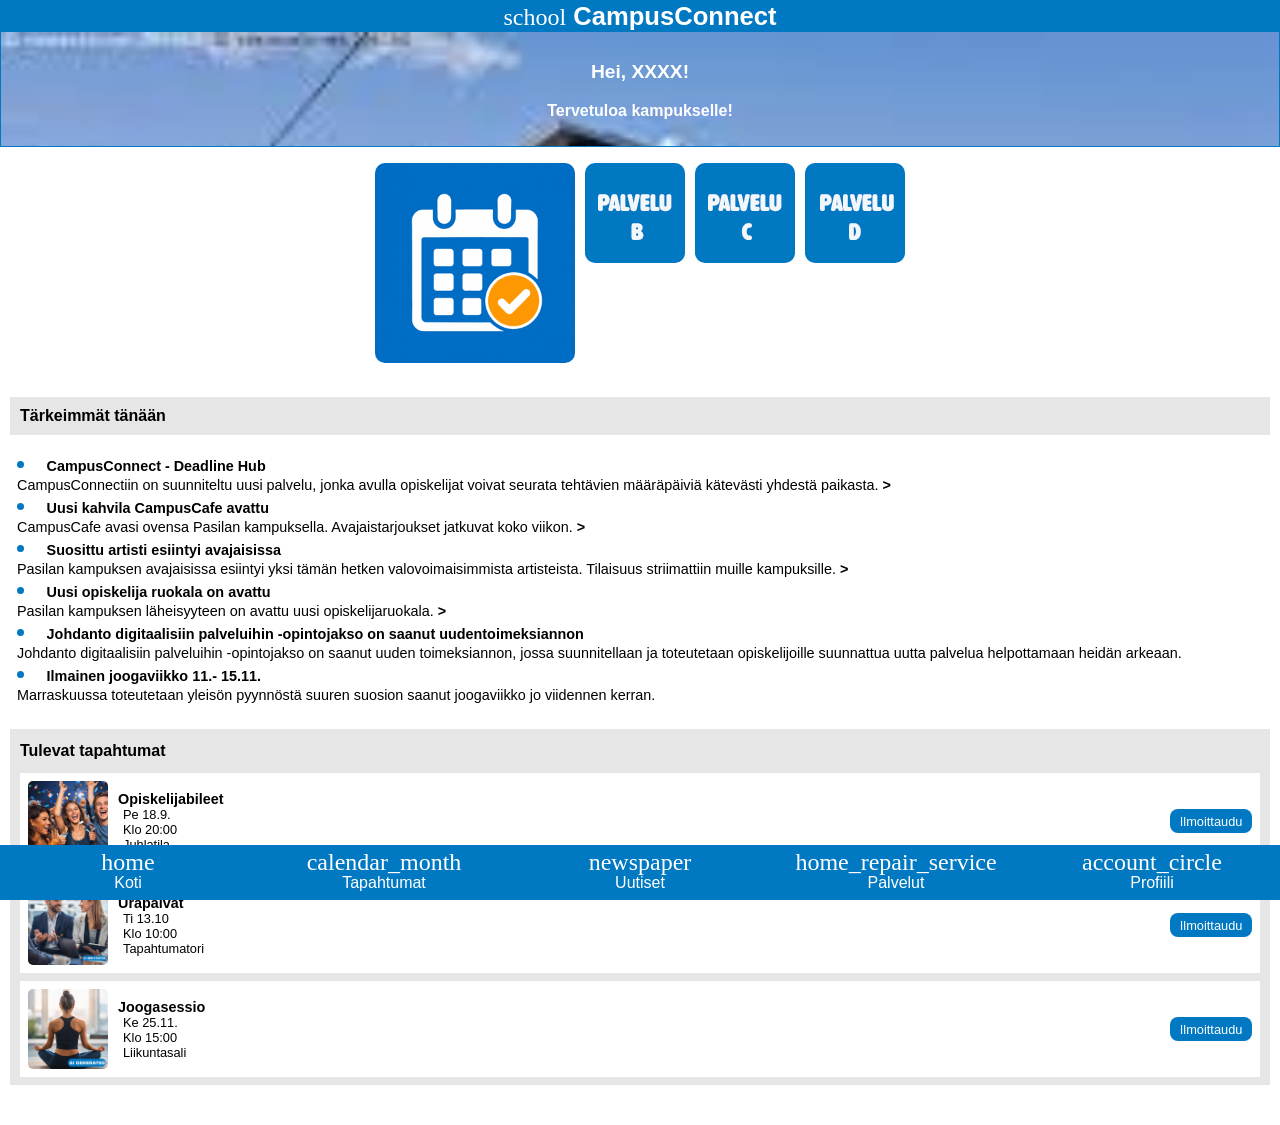
<file: index.html>
<!DOCTYPE html>
<html lang="fi">
<head>
  <meta charset="UTF-8">
  <meta http-equiv="refresh" content="0; url=CampusConnect%20-%20opiskelijoille/index.html">
  <title>CampusConnect</title>
</head>
<body>
  <a href="CampusConnect%20-%20opiskelijoille/index.html">Siirry CampusConnectiin</a>
</body>
</html>
</file>
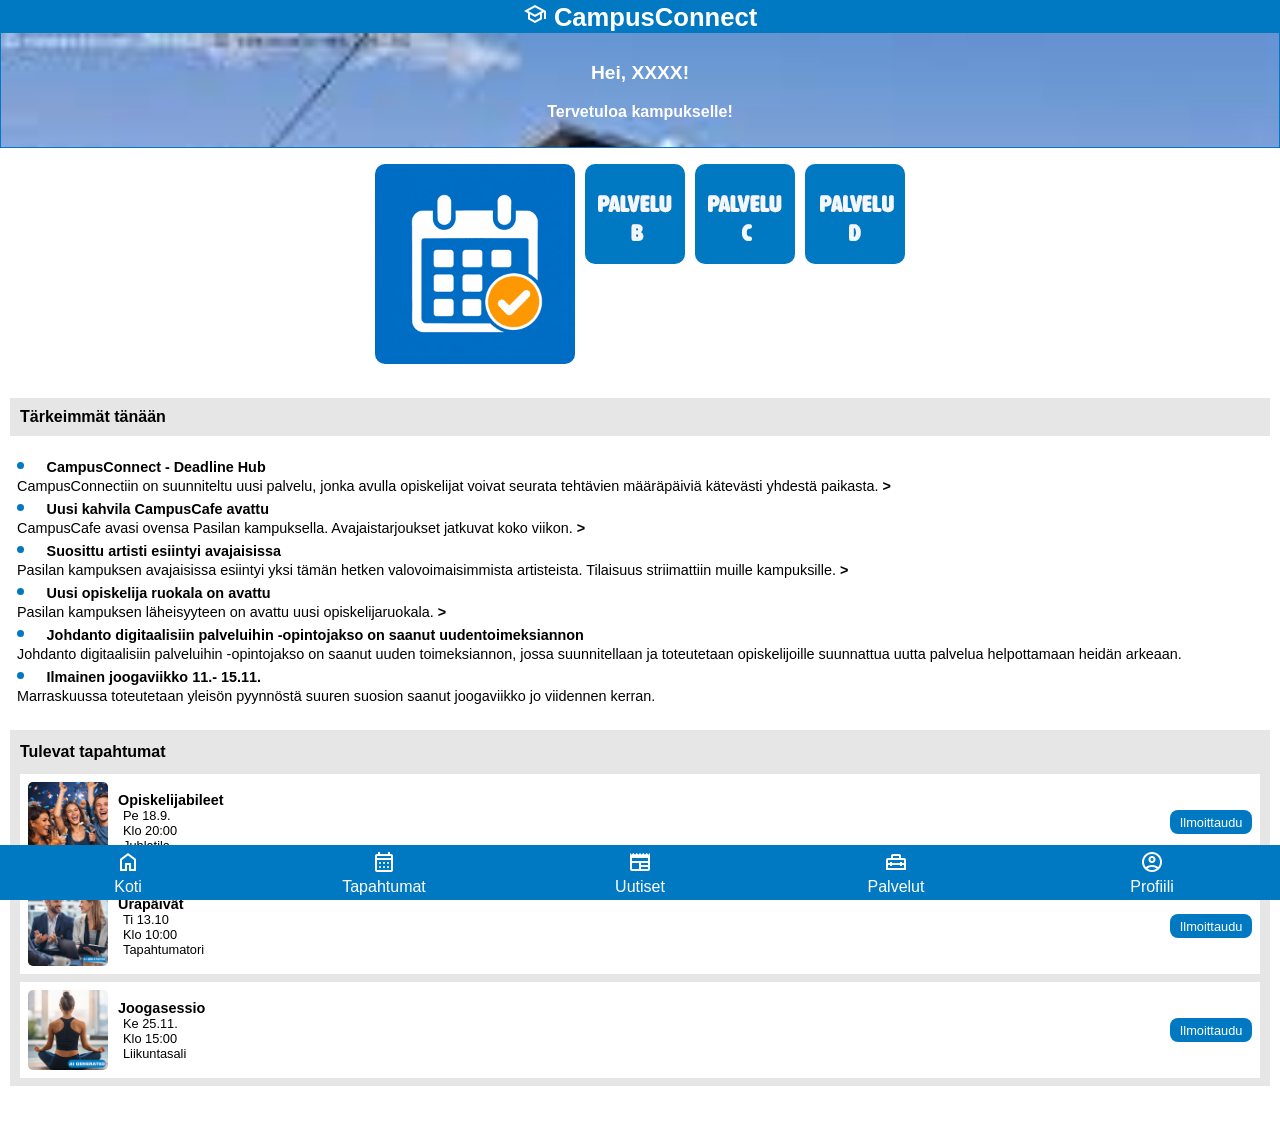
<file: CampusConnect - opiskelijoille/index.html>
<!DOCTYPE html>
<html lang="fi">
<head>

<title>CampusConnect</title>

<meta charset="UTF-8">
<meta name="viewport" content="width=device-width, initial-scale=1.0">
<meta name="author" content="Elina">

<link rel="manifest" href="manifest.json">

<meta name="theme-color" content="#0079C2">

<link href="style.css" rel="stylesheet" type="text/css">

<link
  rel="stylesheet"
  href="https://fonts.googleapis.com/css2?family=Material+Symbols+Outlined"
>

</head>
<body>

<header>    
  <h1><span class="material-symbols-outlined">school</span> CampusConnect</h1>

  <!-- ylätunnisteessa taustakuva ja tervetuloteksti -->
  <div class="welcome">
    <p class="hello">Hei, XXXX!</p>
    <p>Tervetuloa kampukselle!</p>
  </div>
</header>

<main>
  
  <!-- Pikapalvelut -->
  <!-- Liitä näihin kuvakkeet ja linkit. -->
  <section id="quick-services">    

    <!-- Palvelu A: Deadline Hub -->
    <a href="CampusConnect/omapalvelu/index.html" class="service-btn">
      <img src="CampusConnect/omapalvelu/kuvat/deadlinehublogo1.png" alt="CampusConnect Deadline Hub">
    </a>

    <a href="#" class="service-btn">
      <img src="palvelut/kuvat_palvelut/palvelu_B.png" alt="Palvelu B">
    </a>

    <a href="#" class="service-btn">
      <img src="palvelut/kuvat_palvelut/palvelu_C.png" alt="Palvelu C">
    </a>

    <a href="#" class="service-btn">
      <img src="palvelut/kuvat_palvelut/palvelu_D.png" alt="Palvelu D">
    </a>    

  </section>

  <!-- Dashboard: uutiset ja tapahtumat -->
  <section id="dashboard">

    <div id="news">

      <h2>Tärkeimmät tänään</h2>

      <ul>

        <!-- Deadline Hub -uutinen -->
        <li class="start">
          <a href="CampusConnect/uutinen/uutinen.html">
            <span>CampusConnect - Deadline Hub</span><br>
            CampusConnectiin on suunniteltu uusi palvelu, jonka avulla opiskelijat voivat seurata tehtävien määräpäiviä kätevästi yhdestä paikasta.
            <span>&gt;</span>
          </a>
        </li>

        <li class="start">
          <a href="uutiset/uutinen_campuscafe.html">
            <span>Uusi kahvila CampusCafe avattu</span><br>
            CampusCafe avasi ovensa Pasilan kampuksella. Avajaistarjoukset jatkuvat koko viikon.
            <span>&gt;</span>
          </a>
        </li>

        <li class="start">
          <a>
            <span>Suosittu artisti esiintyi avajaisissa</span><br>
            Pasilan kampuksen avajaisissa esiintyi yksi tämän hetken valovoimaisimmista artisteista.
            Tilaisuus striimattiin muille kampuksille.
            <span>&gt;</span>
          </a>
        </li>

        <li>
          <a href="">
            <span>Uusi opiskelija ruokala on avattu</span><br>
            Pasilan kampuksen läheisyyteen on avattu uusi opiskelijaruokala.
            <span>&gt;</span>
          </a>
        </li>

        <li>
          <span>
            Johdanto digitaalisiin palveluihin -opintojakso on saanut uudentoimeksiannon
          </span><br>
          Johdanto digitaalisiin palveluihin -opintojakso on saanut uuden toimeksiannon,
          jossa suunnitellaan ja toteutetaan opiskelijoille suunnattua uutta palvelua
          helpottamaan heidän arkeaan.
        </li>

        <li>
          <span>Ilmainen joogaviikko 11.- 15.11.</span><br>
          Marraskuussa toteutetaan yleisön pyynnöstä suuren suosion saanut joogaviikko
          jo viidennen kerran.
        </li>

      </ul>

    </div>

    <div id="events">

      <h2>Tulevat tapahtumat</h2>

      <!-- tapahtumakortit: kuva, otsikko, luettelossa tiedot, linkki ilmoittautumislomakkeeseen -->

      <div class="events-item">

        <img src="kuvat/juhlat_AI.png" alt="AI:illa tuotettu kuva juhlista">

        <div>
          <h3>Opiskelijabileet</h3>

          <ul>
            <li>Pe 18.9.</li>
            <li>Klo 20:00</li>
            <li>Juhlatila</li>
          </ul>
        </div>

        <!-- lomakkeet eivät ole vielä käytössä, joten niihin ei ole linkkejä -->
        <a class="btn-event">Ilmoittaudu</a>

      </div>


      <div class="events-item">

        <img src="kuvat/ura_AI.png" alt="AI:illa tuotettu kuva kahden ihmisen tapaamisesta">

        <div>
          <h3>Urapäivät</h3>

          <ul>
            <li>Ti 13.10</li>
            <li>Klo 10:00</li>
            <li>Tapahtumatori</li>
          </ul>
        </div>        

        <a class="btn-event">Ilmoittaudu</a>

      </div>


      <div class="events-item">  

        <img src="kuvat/jooga_AI.png" alt="AI:illa tuotettu kuva joogaavasta naisesta">

        <div>
          <h3>Joogasessio</h3>

          <ul>
            <li>Ke 25.11.</li>
            <li>Klo 15:00</li>
            <li>Liikuntasali</li>
          </ul>
        </div>        

        <a class="btn-event">Ilmoittaudu</a>

      </div>
    
    </div>

  </section>

</main>

<footer>

  <!-- linkit portaalin eri osiin -->
 
  <a href="index.html">
    <span class="material-symbols-outlined">home</span><br>
    Koti
  </a>    

  <a href="">
    <span class="material-symbols-outlined">calendar_month</span><br>
    Tapahtumat
  </a>   

  <a href="uutiset.html">
    <span class="material-symbols-outlined">newspaper</span><br>
    Uutiset
  </a>   

  <a href="palvelut.html">
    <span class="material-symbols-outlined">home_repair_service</span><br>
    Palvelut
  </a>    

  <a href="">
    <span class="material-symbols-outlined">account_circle</span><br>
    Profiili
  </a>
    
</footer>

</body>
</html>
</file>
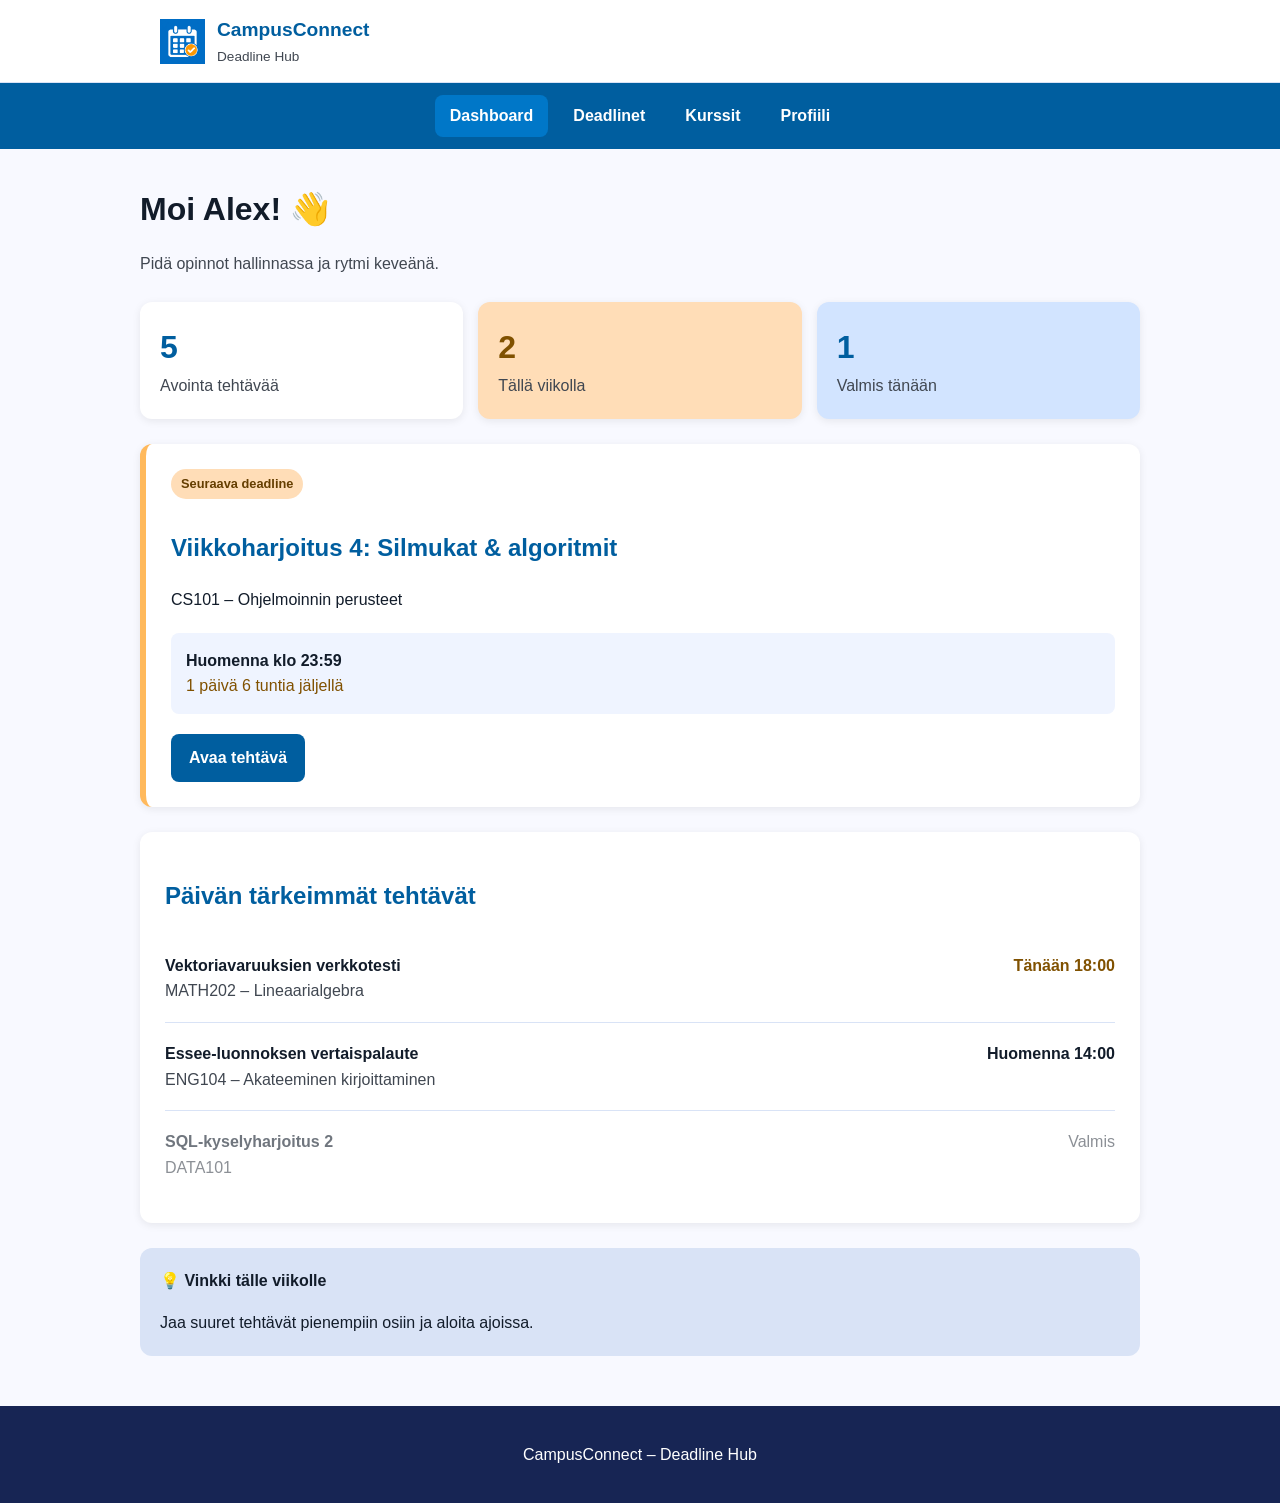
<file: CampusConnect - opiskelijoille/CampusConnect/omapalvelu/index.html>
<!DOCTYPE html>
<html lang="fi">

<head>
    <meta charset="UTF-8">
    <meta name="viewport" content="width=device-width, initial-scale=1.0">
    <meta name="description" content="CampusConnect Deadline Hub - opiskelijan tehtävien ja määräaikojen hallinta">
    <title>CampusConnect - Dashboard</title>

    <link rel="stylesheet" href="style_palvelu.css">
</head>

<body>

    <header>
        <div class="header-content">
            <a href="../../index.html" class="logo-link">
                <img src="kuvat/deadlinehublogo.png" alt="CampusConnect Deadline Hub -logo">
                <div>
                    <strong>CampusConnect</strong>
                    <span>Deadline Hub</span>
                </div>
            </a>
        </div>
    </header>

    <nav aria-label="Päänavigaatio">
        <a href="index.html" aria-current="page">Dashboard</a>
        <a href="deadlines.html">Deadlinet</a>
        <a href="kurssit.html">Kurssit</a>
        <a href="profiili.html">Profiili</a>
    </nav>

    <main>

        <section class="welcome">
            <div>
                <h1>Moi Alex! 👋</h1>
                <p>Pidä opinnot hallinnassa ja rytmi keveänä.</p>
            </div>
        </section>

        <section class="stats" aria-label="Opintojen yhteenveto">

            <div class="stat-card">
                <strong>5</strong>
                <span>Avointa tehtävää</span>
            </div>

            <div class="stat-card urgent">
                <strong>2</strong>
                <span>Tällä viikolla</span>
            </div>

            <div class="stat-card completed">
                <strong>1</strong>
                <span>Valmis tänään</span>
            </div>

        </section>

        <section class="card featured">

            <span class="badge">Seuraava deadline</span>

            <h2>Viikkoharjoitus 4: Silmukat &amp; algoritmit</h2>

            <p>CS101 – Ohjelmoinnin perusteet</p>

            <div class="deadline">
                <strong>Huomenna klo 23:59</strong>
                <span>1 päivä 6 tuntia jäljellä</span>
            </div>

            <a class="button" href="deadlines.html">
                Avaa tehtävä
            </a>

        </section>

        <section class="card">

            <h2>Päivän tärkeimmät tehtävät</h2>

            <ul class="task-list">

                <li>
                    <div>
                        <strong>Vektoriavaruuksien verkkotesti</strong>
                        <span>MATH202 – Lineaarialgebra</span>
                    </div>
                    <strong class="urgent-text">Tänään 18:00</strong>
                </li>

                <li>
                    <div>
                        <strong>Essee-luonnoksen vertaispalaute</strong>
                        <span>ENG104 – Akateeminen kirjoittaminen</span>
                    </div>
                    <strong>Huomenna 14:00</strong>
                </li>

                <li class="done">
                    <div>
                        <strong>SQL-kyselyharjoitus 2</strong>
                        <span>DATA101</span>
                    </div>
                    <span>Valmis</span>
                </li>

            </ul>

        </section>

        <aside class="tip">
            <strong>💡 Vinkki tälle viikolle</strong>
            <p>Jaa suuret tehtävät pienempiin osiin ja aloita ajoissa.</p>
        </aside>

    </main>

    <footer>
        <p>CampusConnect – Deadline Hub</p>
    </footer>

</body>
</html>
</file>
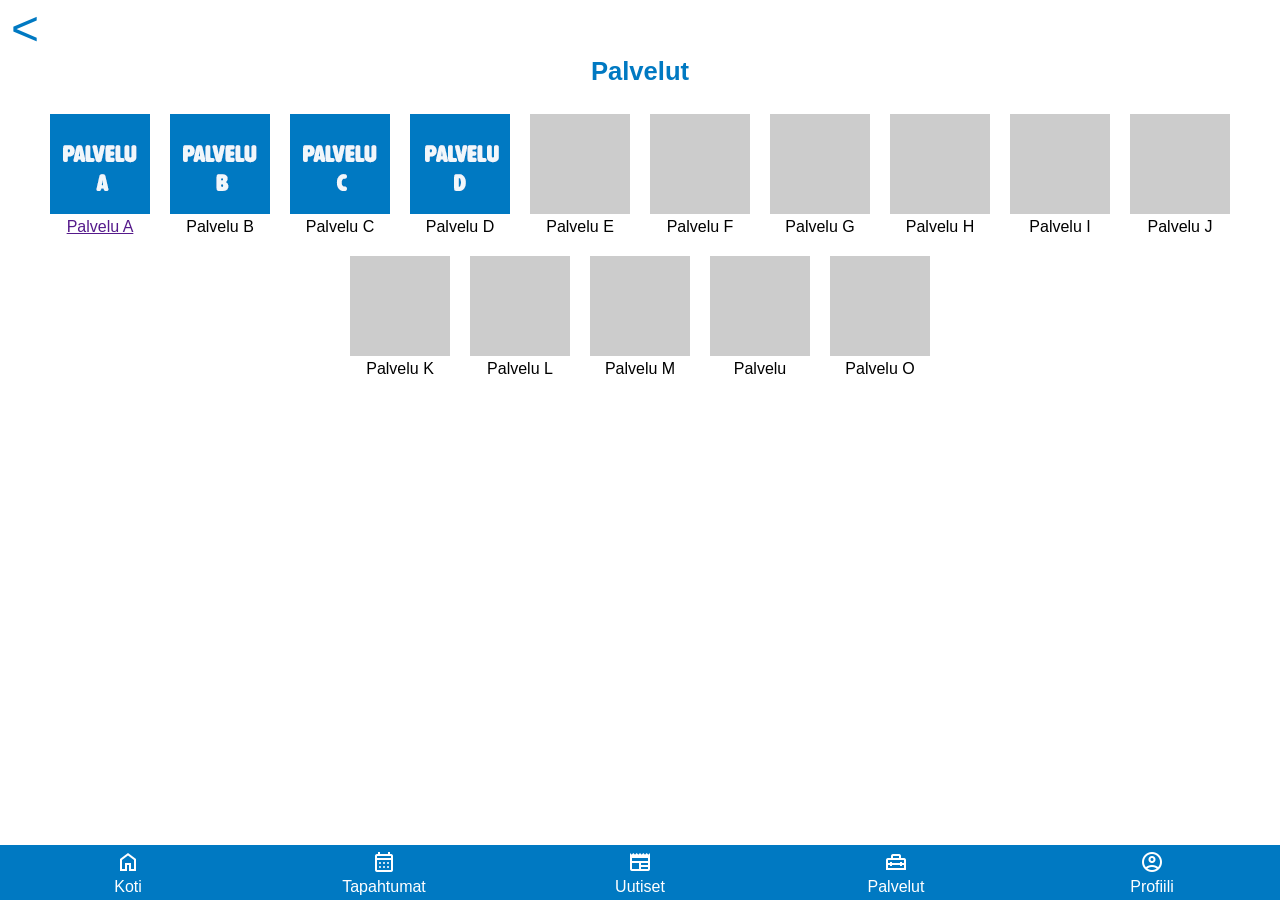
<file: CampusConnect - opiskelijoille/palvelut.html>
<!DOCTYPE html>
<html lang="fi">

<head>

  <title>CampusConnect | Palvelut</title>

  <meta name="color-scheme" content="only light">

  <meta charset="UTF-8">
  <meta name="viewport" content="width=device-width, initial-scale=1.0">
  <meta name="author" content="Elina">

  <meta name="theme-color" content="#0079C2">
  
  <link href="style.css" rel="stylesheet" type="text/css">

 <link
  rel="stylesheet"
  href="https://fonts.googleapis.com/css2?family=Material+Symbols+Outlined"
>

  <style>
  /* palvelukuvakkeet ja nimet  rivittyvät näytön leveyden mukaan */ 

main {display: flex; flex-wrap: wrap; text-align: center; padding-bottom: 50px; justify-content: center}

main div {margin:10px}
  </style>


</head>

<body>


  <header class="sub_header">
    <a href="index.html">&lt;</a>
    <h1>Palvelut</h1>

  </header>


  <main>

<div>
<a href=""><img src="palvelut/kuvat_palvelut/palvelu_A.png" alt=""> <br>
Palvelu A</a></div>

<div> <img src="palvelut/kuvat_palvelut/palvelu_B.png" alt=""> <br>
Palvelu B</div>

<div> <img src="palvelut/kuvat_palvelut/palvelu_C.png" alt=""> <br>
Palvelu C</div>
<div> <img src="palvelut/kuvat_palvelut/palvelu_D.png" alt=""> <br>
Palvelu D</div>
<div> <img src="palvelut/kuvat_palvelut/palvelu.png" alt=""> <br>
Palvelu E</div>
<div> <img src="palvelut/kuvat_palvelut/palvelu.png" alt=""> <br>
Palvelu F</div>
<div> <img src="palvelut/kuvat_palvelut//palvelu.png" alt=""> <br>
Palvelu G</div>
<div> <img src="palvelut/kuvat_palvelut//palvelu.png" alt=""> <br>
Palvelu H</div>
<div> <img src="palvelut/kuvat_palvelut/palvelu.png" alt=""> <br>
Palvelu I</div>
<div> <img src="palvelut/kuvat_palvelut/palvelu.png" alt=""> <br>
Palvelu J</div>
<div> <img src="palvelut/kuvat_palvelut/palvelu.png" alt=""> <br>
Palvelu K</div>
<div> <img src="palvelut/kuvat_palvelut//palvelu.png" alt=""> <br>
Palvelu L</div>
<div> <img src="palvelut/kuvat_palvelut/palvelu.png" alt=""> <br>
Palvelu M</div>
<div> <img src="palvelut/kuvat_palvelut/palvelu.png" alt=""> <br>
Palvelu <Noscript></Noscript></div>
<div> <img src="palvelut/kuvat_palvelut/palvelu.png" alt=""> <br>
Palvelu O</div>

  </main>
  <footer>
  <!-- linkit portaalin eri osiin -->
 
   	 <a href="index.html">   <span class="material-symbols-outlined">home</span><br> Koti</a>    
    <a href=""><span class="material-symbols-outlined">calendar_month</span> <br>
  Tapahtumat</a>   
  <a href="uutiset.html"> <span class="material-symbols-outlined">newspaper</span><br>
  Uutiset</a>   
   <a href="palvelut.html"><span class="material-symbols-outlined">home_repair_service</span> <br>    Palvelut</a>    
    <a href=""><span class="material-symbols-outlined">account_circle</span><br>  Profiili</a>
    
</footer>

</body>

</html>
</file>
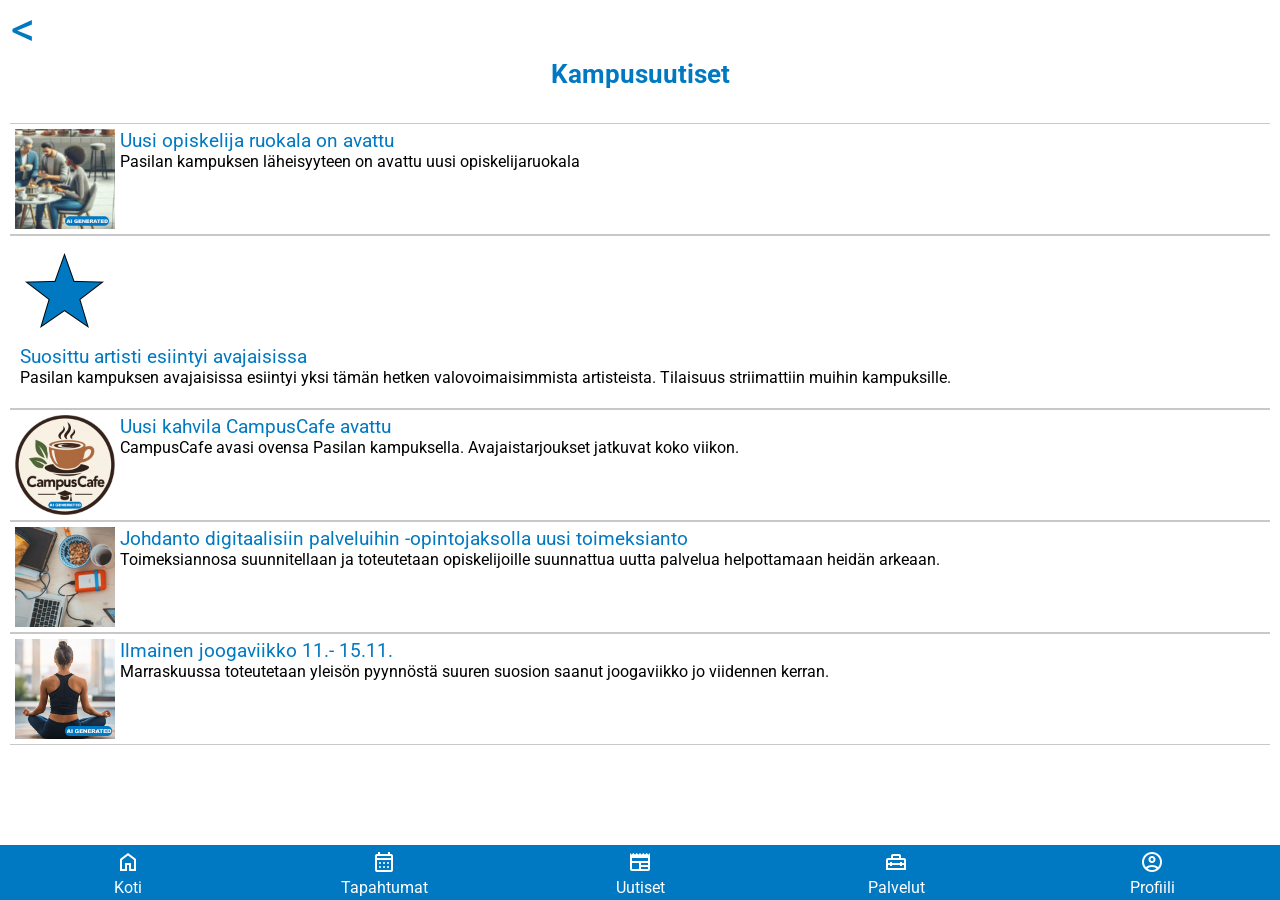
<file: CampusConnect - opiskelijoille/uutiset.html>
<!DOCTYPE html>
<html lang="fi">

<head>

  <title>CampusConnect | Uutiset</title>

  <meta name="color-scheme" content="only light">

  <meta charset="UTF-8">
  <meta name="viewport" content="width=device-width, initial-scale=1.0">
  <meta name="author" content="Elina">

  <meta name="theme-color" content="#0079C2">
  
  <link href="style.css" rel="stylesheet" type="text/css">

<link
  rel="stylesheet"
  href="https://fonts.googleapis.com/css2?family=Material+Symbols+Outlined"
>

  <link rel="preconnect" href="https://fonts.googleapis.com">
  <link rel="preconnect" href="https://fonts.gstatic.com" crossorigin>
  <link href="https://fonts.googleapis.com/css2?family=Roboto:ital,wght@0,100..900;1,100..900&display=swap"
    rel="stylesheet">



  <style>  
  
 li {border-bottom: solid 1px rgb(200, 200, 200);
  border-top: solid 1px rgb(200,200,200);
  display: block; align-items: center; gap:10px; padding:5px}
 img {width: 100px; height: 100px;}
 p {margin-top:0px; padding-left: 5px;}
p span {font-size: 1.2em; color:rgb(0,121,194)}
ul {padding-left: 0px;}
 li a { display: flex; text-decoration: none;color:black}

  </style>

</head>

<body>

  <header class="sub_header">
    <a href="index.html">&lt;</a>
    <h1>Kampusuutiset</h1>

  </header>

  <main id="news_page">
        <ul>
        <li><a><img src="uutiset/kuvat_uutiset/ruokala_AI.png" alt="AI:lla tuotettu kuva ruokalasta"><p><span>Uusi opiskelija ruokala on avattu</span><br>Pasilan kampuksen läheisyyteen on avattu uusi opiskelijaruokala</p></a></li>


        <li><img src="uutiset/kuvat_uutiset/tahti.png" alt="Tähti"><p> <span>Suosittu artisti esiintyi avajaisissa</span>
          <br>Pasilan kampuksen avajaisissa esiintyi yksi tämän hetken valovoimaisimmista artisteista. Tilaisuus striimattiin muihin kampuksille.</p>
        </li>

        <li><a href="uutiset/uutinen_campuscafe.html"><img src="uutiset/kuvat_uutiset/CampusCafe_AI.png" alt="AI:illa tuotettu logo"><p><span>Uusi kahvila CampusCafe avattu</span><br>CampusCafe avasi ovensa Pasilan kampuksella. Avajaistarjoukset jatkuvat koko viikon.</p></a></li>

        <li><a><img src="uutiset/kuvat_uutiset/ODS.png" alt=""><p><span>Johdanto digitaalisiin palveluihin -opintojaksolla uusi toimeksianto</span><br>Toimeksiannosa suunnitellaan ja toteutetaan opiskelijoille suunnattua uutta palvelua helpottamaan heidän arkeaan.</p></a></li>
        <li><a><img src="uutiset/kuvat_uutiset/jooga_AI.png" alt="AI:iila tuotettu kuva joogaavasta naisesta"><p><span>Ilmainen joogaviikko 11.- 15.11.</span><br>
        Marraskuussa toteutetaan yleisön pyynnöstä suuren suosion saanut joogaviikko jo viidennen kerran.</p></a></li>
      </ul>

  </main>
 <footer>
  <!-- linkit portaalin eri osiin -->
 
   	 <a href="index.html">   <span class="material-symbols-outlined">home</span><br> Koti</a>    
    <a href=""><span class="material-symbols-outlined">calendar_month</span> <br>
  Tapahtumat</a>   
  <a href="uutiset.html"> <span class="material-symbols-outlined">newspaper</span><br>
  Uutiset</a>   
   <a href="palvelut.html"><span class="material-symbols-outlined">home_repair_service</span> <br>    Palvelut</a>    
    <a href=""><span class="material-symbols-outlined">account_circle</span><br>  Profiili</a>
    
</footer>
</body>

</html>
</file>
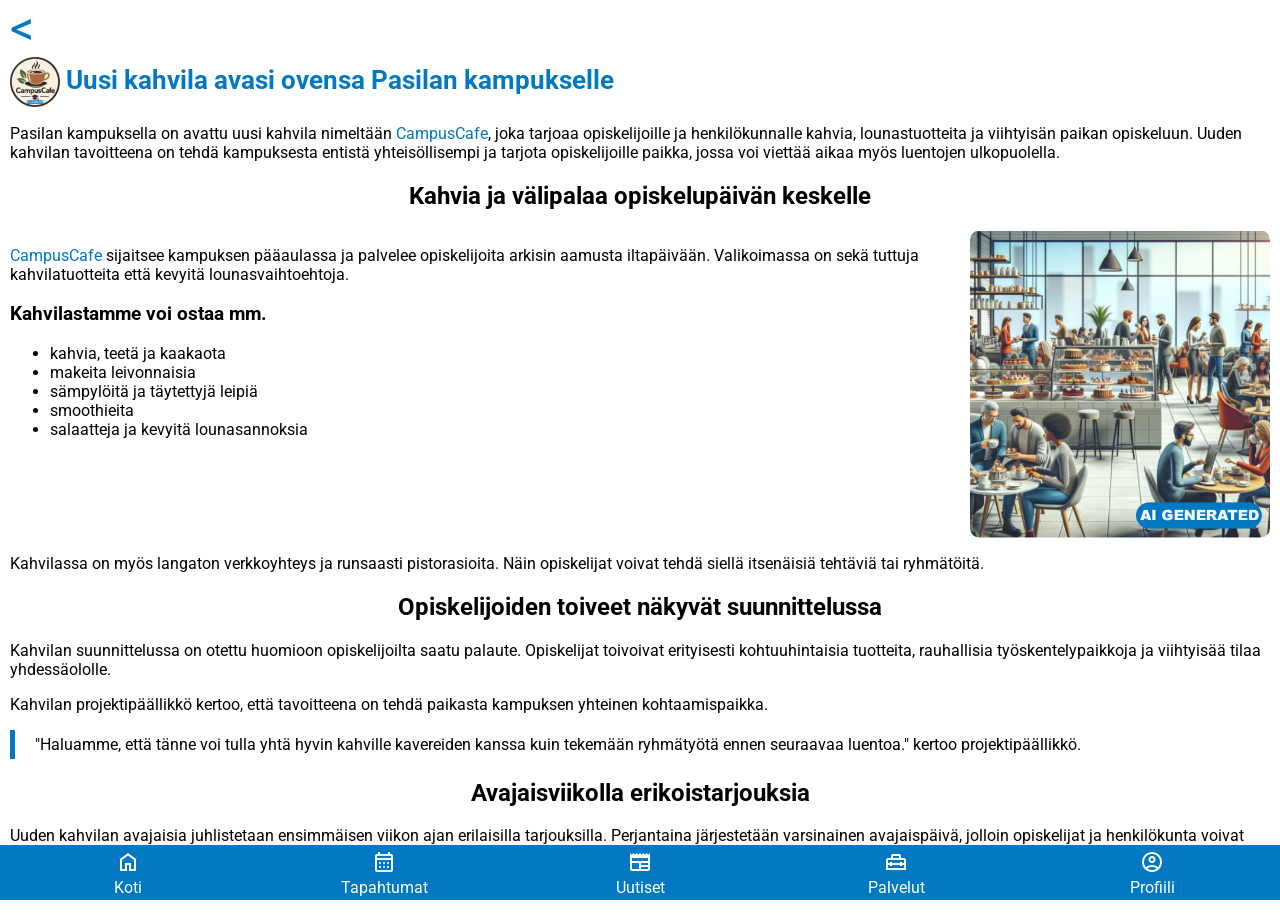
<file: CampusConnect - opiskelijoille/uutiset/uutinen_campuscafe.html>
<!DOCTYPE html>
<html lang="fi">

<head>
  <title>Uusi kahvila avattu kampukselle</title>

  <meta charset="UTF-8">
  <meta name="viewport" content="width=device-width, initial-scale=1.0">

  <meta name="theme-color" content="#0079C2">

<link
  rel="stylesheet"
  href="https://fonts.googleapis.com/css2?family=Material+Symbols+Outlined"
>

   <link rel="preconnect" href="https://fonts.googleapis.com">
<link rel="preconnect" href="https://fonts.gstatic.com" crossorigin>
<link href="https://fonts.googleapis.com/css2?family=Roboto:ital,wght@0,100..900;1,100..900&display=swap" rel="stylesheet">


  <link href="style_uutiset.css" rel="stylesheet" type="text/css">
</head>


<body>
  <header>
    <!-- ylätunniste ja linkki uutisiin -->
       <a href="../uutiset.html">&lt;</a>
    
  </header>
  <main>
  <h1><img src="kuvat_uutiset/CampusCafe_AI.png" alt=""> Uusi kahvila avasi ovensa Pasilan kampukselle </h1>

  <p>Pasilan kampuksella on avattu uusi kahvila nimeltään <span class="coloraccent ">CampusCafe</span>, joka tarjoaa    opiskelijoille ja henkilökunnalle kahvia, lounastuotteita ja viihtyisän paikan opiskeluun. Uuden kahvilan tavoitteena on tehdä kampuksesta entistä     yhteisöllisempi ja tarjota opiskelijoille paikka, jossa voi viettää aikaa myös luentojen ulkopuolella.</p>

 
  
  <h2>Kahvia ja välipalaa opiskelupäivän keskelle</h2>

  <div class="flex-container">
    
   <div>
  <p><span class="coloraccent">CampusCafe</span> sijaitsee kampuksen pääaulassa ja palvelee opiskelijoita arkisin aamusta iltapäivään. Valikoimassa on sekä tuttuja kahvilatuotteita että kevyitä lounasvaihtoehtoja.</p>  

   <h3>Kahvilastamme voi ostaa mm. </h3>

  <ul>
    <li>kahvia, teetä ja kaakaota </li>
    <li>makeita leivonnaisia</li>
    <li>sämpylöitä ja täytettyjä leipiä </li>
    <li>smoothieita</li>
    <li>salaatteja ja kevyitä lounasannoksia
  </ul>
  </div>
  <img src="kuvat_uutiset/kahvila_AI.png" alt="CampusCafeen tunnelmaa" class="cafe ">
  </div>
  

  <p>Kahvilassa on myös langaton verkkoyhteys ja runsaasti pistorasioita. Näin opiskelijat voivat tehdä siellä itsenäisiä tehtäviä tai ryhmätöitä.</p>

<h2>Opiskelijoiden toiveet näkyvät suunnittelussa</h2>
<p>Kahvilan suunnittelussa on otettu huomioon opiskelijoilta saatu palaute. Opiskelijat toivoivat erityisesti kohtuuhintaisia tuotteita, rauhallisia työskentelypaikkoja ja viihtyisää tilaa yhdessäololle.</p>
 <p>Kahvilan projektipäällikkö kertoo, että tavoitteena on tehdä paikasta kampuksen yhteinen kohtaamispaikka.</p>
<p class="quote">"Haluamme, että tänne voi tulla yhtä hyvin kahville kavereiden kanssa kuin tekemään ryhmätyötä ennen seuraavaa
luentoa." kertoo projektipäällikkö.</p>
<h2>Avajaisviikolla erikoistarjouksia</h2>
<p>Uuden kahvilan avajaisia juhlistetaan ensimmäisen viikon ajan erilaisilla tarjouksilla. Perjantaina järjestetään varsinainen avajaispäivä, jolloin opiskelijat ja henkilökunta voivat tutustua kahvilaan ja antaa palautetta sen toiminnasta.</p>
</main>
<footer>
<!-- alatunniste ja CC:n linkit -->

 
   	 <a href="../index.html">   <span class="material-symbols-outlined">home</span><br> Koti</a>    
    <a href=""><span class="material-symbols-outlined">calendar_month</span> <br>
  Tapahtumat</a>   
  <a href="../uutiset.html"> <span class="material-symbols-outlined">newspaper</span><br>
  Uutiset</a>   
   <a href="../palvelut.html"><span class="material-symbols-outlined">home_repair_service</span> <br>    Palvelut</a>    
    <a href=""><span class="material-symbols-outlined">account_circle</span><br>  Profiili</a>
    
</footer>

</body>

</html>
</file>
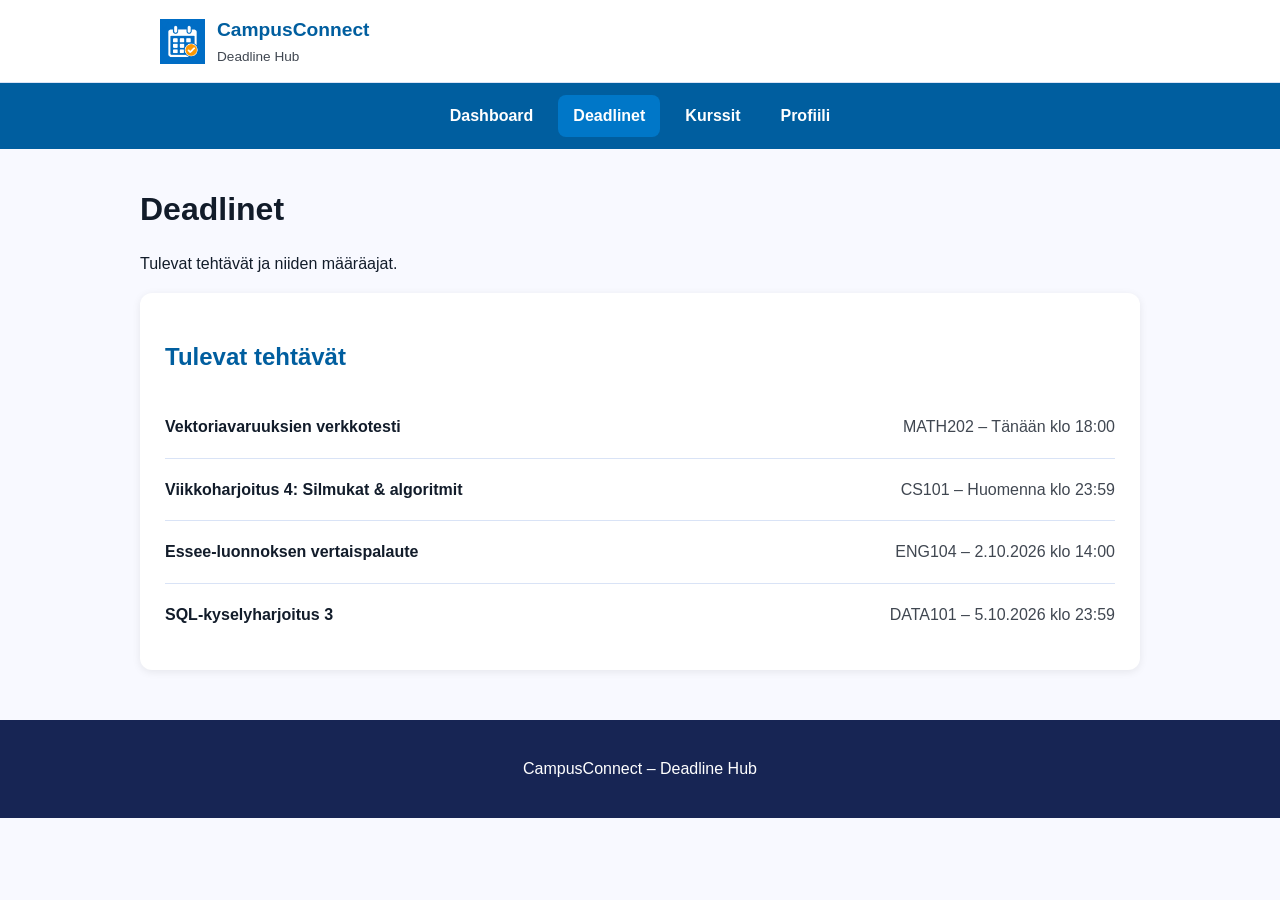
<file: CampusConnect - opiskelijoille/CampusConnect/omapalvelu/deadlines.html>
<!DOCTYPE html>
<html lang="fi">

<head>
    <meta charset="UTF-8">
    <meta name="viewport" content="width=device-width, initial-scale=1.0">
    <meta name="description" content="CampusConnectin tulevat tehtävien määräajat">
    <title>Deadlinet – CampusConnect</title>

    <link rel="stylesheet" href="style_palvelu.css">
</head>

<body>

    <header>
        <div class="header-content">
            <a href="index.html" class="logo-link">
                <img src="kuvat/deadlinehublogo.png" alt="CampusConnect Deadline Hub -logo">
                <div>
                    <strong>CampusConnect</strong>
                    <span>Deadline Hub</span>
                </div>
            </a>
        </div>
    </header>

    <nav aria-label="Päänavigaatio">
        <a href="index.html">Dashboard</a>
        <a href="deadlines.html" aria-current="page">Deadlinet</a>
        <a href="kurssit.html">Kurssit</a>
        <a href="profiili.html">Profiili</a>
    </nav>

    <main>

        <h1>Deadlinet</h1>
        <p>Tulevat tehtävät ja niiden määräajat.</p>

        <section class="card">

            <h2>Tulevat tehtävät</h2>

            <ul class="deadline-list">

                <li>
                    <strong>Vektoriavaruuksien verkkotesti</strong>
                    <span>MATH202 – Tänään klo 18:00</span>
                </li>

                <li>
                    <strong>Viikkoharjoitus 4: Silmukat &amp; algoritmit</strong>
                    <span>CS101 – Huomenna klo 23:59</span>
                </li>

                <li>
                    <strong>Essee-luonnoksen vertaispalaute</strong>
                    <span>ENG104 – 2.10.2026 klo 14:00</span>
                </li>

                <li>
                    <strong>SQL-kyselyharjoitus 3</strong>
                    <span>DATA101 – 5.10.2026 klo 23:59</span>
                </li>

            </ul>

        </section>

    </main>

    <footer>
        <p>CampusConnect – Deadline Hub</p>
    </footer>

</body>
</html>
</file>
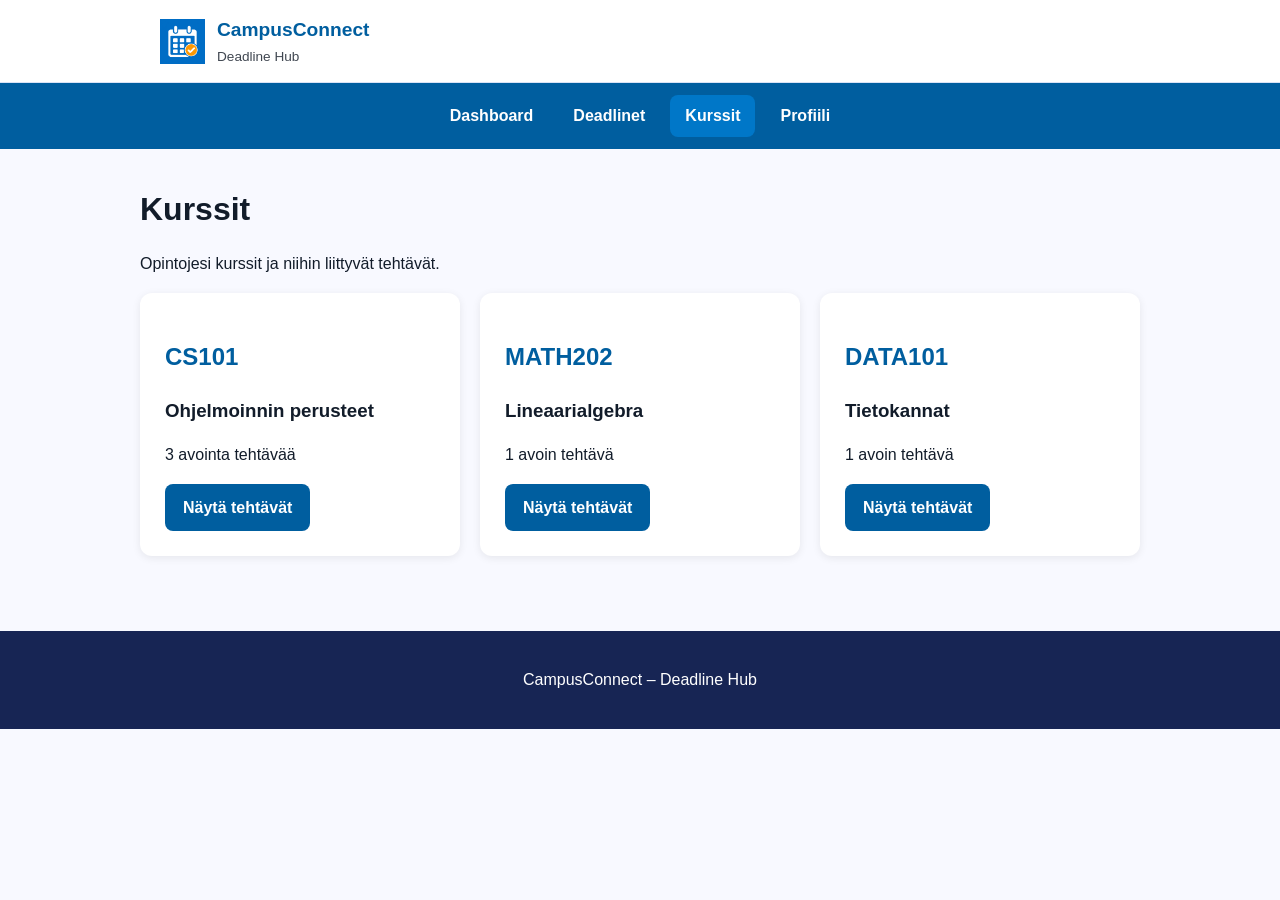
<file: CampusConnect - opiskelijoille/CampusConnect/omapalvelu/kurssit.html>
<!DOCTYPE html>
<html lang="fi">

<head>
    <meta charset="UTF-8">
    <meta name="viewport" content="width=device-width, initial-scale=1.0">
    <meta name="description" content="CampusConnectin opiskelukurssit">
    <title>Kurssit – CampusConnect</title>

    <link rel="stylesheet" href="style_palvelu.css">
</head>

<body>

    <header>
        <div class="header-content">
            <a href="index.html" class="logo-link">
                <img src="kuvat/deadlinehublogo.png" alt="CampusConnect Deadline Hub -logo">
                <div>
                    <strong>CampusConnect</strong>
                    <span>Deadline Hub</span>
                </div>
            </a>
        </div>
    </header>

    <nav aria-label="Päänavigaatio">
        <a href="index.html">Dashboard</a>
        <a href="deadlines.html">Deadlinet</a>
        <a href="kurssit.html" aria-current="page">Kurssit</a>
        <a href="profiili.html">Profiili</a>
    </nav>

    <main>

        <h1>Kurssit</h1>
        <p>Opintojesi kurssit ja niihin liittyvät tehtävät.</p>

        <section class="course-grid">

            <article class="card">
                <h2>CS101</h2>
                <h3>Ohjelmoinnin perusteet</h3>
                <p>3 avointa tehtävää</p>
                <a class="button" href="deadlines.html">Näytä tehtävät</a>
            </article>

            <article class="card">
                <h2>MATH202</h2>
                <h3>Lineaarialgebra</h3>
                <p>1 avoin tehtävä</p>
                <a class="button" href="deadlines.html">Näytä tehtävät</a>
            </article>

            <article class="card">
                <h2>DATA101</h2>
                <h3>Tietokannat</h3>
                <p>1 avoin tehtävä</p>
                <a class="button" href="deadlines.html">Näytä tehtävät</a>
            </article>

        </section>

    </main>

    <footer>
        <p>CampusConnect – Deadline Hub</p>
    </footer>

</body>
</html>
</file>
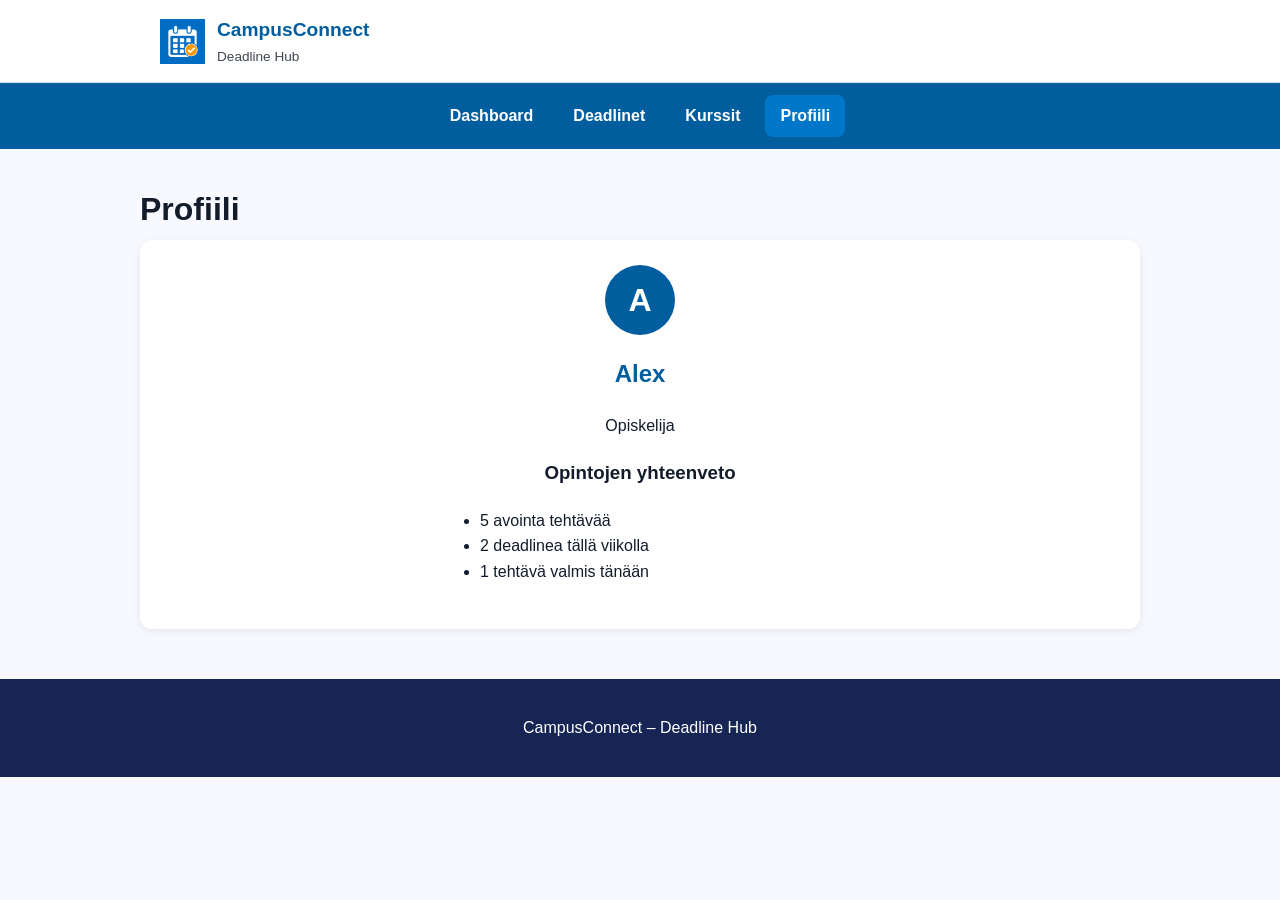
<file: CampusConnect - opiskelijoille/CampusConnect/omapalvelu/profiili.html>
<!DOCTYPE html>
<html lang="fi">

<head>
    <meta charset="UTF-8">
    <meta name="viewport" content="width=device-width, initial-scale=1.0">
    <meta name="description" content="CampusConnect käyttäjän profiili">
    <title>Profiili – CampusConnect</title>

    <link rel="stylesheet" href="style_palvelu.css">
</head>

<body>

    <header>
        <div class="header-content">
            <a href="index.html" class="logo-link">
                <img src="kuvat/deadlinehublogo.png" alt="CampusConnect Deadline Hub -logo">
                <div>
                    <strong>CampusConnect</strong>
                    <span>Deadline Hub</span>
                </div>
            </a>
        </div>
    </header>

    <nav aria-label="Päänavigaatio">
        <a href="index.html">Dashboard</a>
        <a href="deadlines.html">Deadlinet</a>
        <a href="kurssit.html">Kurssit</a>
        <a href="profiili.html" aria-current="page">Profiili</a>
    </nav>

    <main>

        <h1>Profiili</h1>

        <section class="card profile">

            <div class="profile-icon" aria-hidden="true">
                A
            </div>

            <h2>Alex</h2>

            <p>Opiskelija</p>

            <h3>Opintojen yhteenveto</h3>

            <ul>
                <li>5 avointa tehtävää</li>
                <li>2 deadlinea tällä viikolla</li>
                <li>1 tehtävä valmis tänään</li>
            </ul>

        </section>

    </main>

    <footer>
        <p>CampusConnect – Deadline Hub</p>
    </footer>

</body>
</html>
</file>
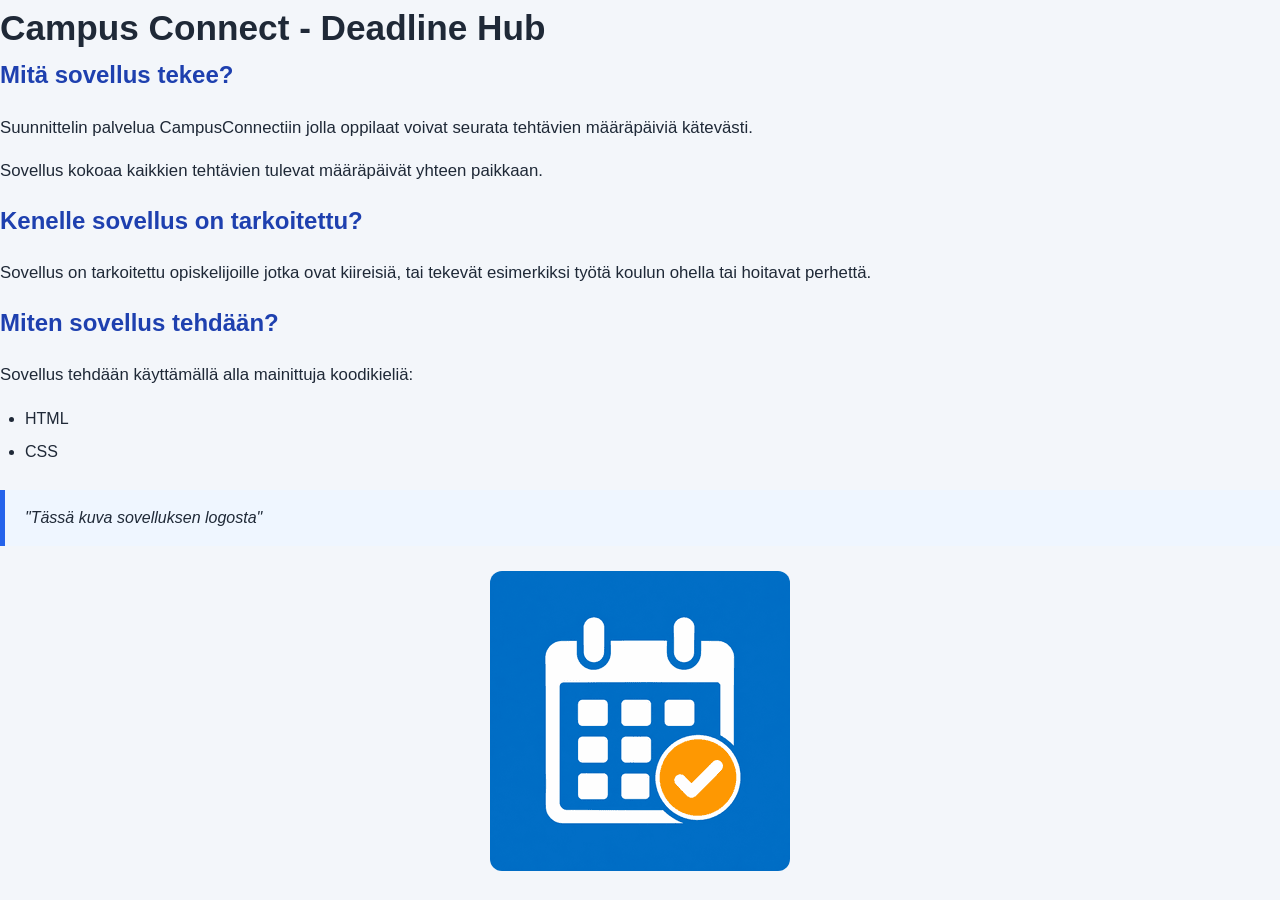
<file: CampusConnect - opiskelijoille/CampusConnect/uutinen/uutinen.html>
<!DOCTYPE html>
<html lang="en">
<head>
    <meta charset="UTF-8">
    <meta name="viewport" content="width=device-width, initial-scale=1.0">
    <title>Uutinen</title>

    <link rel="stylesheet" href="style_uutinen.css">
</head>

<body>
    <h1>Campus Connect - Deadline Hub</h1>

    <h2>Mitä sovellus tekee?</h2>
    <p>Suunnittelin palvelua CampusConnectiin jolla oppilaat voivat seurata tehtävien määräpäiviä kätevästi.</p>
    <p>Sovellus kokoaa kaikkien tehtävien tulevat määräpäivät yhteen paikkaan.</p>

    <h2>Kenelle sovellus on tarkoitettu?</h2>
    <p>Sovellus on tarkoitettu opiskelijoille jotka ovat kiireisiä, tai tekevät esimerkiksi työtä koulun ohella tai hoitavat perhettä.</p>

    <h2>Miten sovellus tehdään?</h2>
    <p>Sovellus tehdään käyttämällä alla mainittuja koodikieliä:</p>

    <ul>
        <li>HTML</li>
        <li>CSS</li>
    </ul>

    <blockquote>
        "Tässä kuva sovelluksen logosta"
    </blockquote>

    <img src="kuvat/deadlinehub.png" alt="Kuva tuotteeni logosta">
</body>
</html>
</file>
<file: CampusConnect - opiskelijoille/style.css>
/* -------------------
     CSS-muuttujat
  ------------------- */
  
:root {

color-scheme: light; 

--color-primary:rgb(0,121,194);   /*HH Blue */
--color-secondary:rgb(202,213,16);  /* HH APPLE GREEN */
--color-accent:rgb(223,0,110);      /* HH PINK */
--color-background:rgb(255,255,255);/* valkoinen */
--color-surface:rgb(230,230,230);   /* harmaa*/
--color-text:rgb(0,0,0); /* musta */
--color-text-secondary:rgb(255,255,255); /*valkoinen*/

--color-background-secondary:var(--color-primary);
--color-accent-secondary:var(--color-accent);
--color-border	: var(--color-primary);

 --font-body: "Roboto", sans-serif;   
 --font-heading : "Roboto", sans-serif; 
 --border-radius: 8px;
}


  /* -------------------
     Yleiset tyylit
  ------------------- */
  body {
    margin: 0;
    font-family: var(--font-body);
    background-color: var(--color-background);
    color: var(--color-text);
    
  }
 
  header {
    background-color: var(--color-background-secondary);
    color: var(--color-text-secondary);
    padding:1px;
    text-align: center;
    font-family: var(--font-heading);
     }


header  a {font-size: 3em;
           color:var(--color-primary);
          text-decoration: none;
          margin-left:10px}

.hello {font-size: 1.2em;}
.welcome {background-image: url(kuvat/koulu.jpg);
background-repeat: no-repeat;
background-size: cover;
padding: 10px;
font-weight: bold;}

h1 {margin:1px 0px; font-size: 1.6rem;}

h3 {margin-bottom:0px}

h2 {font-size: 1.2rem;}

main {padding: 1em 10px 40px 10px}



footer {background-color: var(--color-background-secondary);
  height: 50px;
  width: 100%;
position:fixed;
bottom:0px;
text-align: center;
display: flex;
  padding:5px 0px 0px  0px; 
  color:var(--color-text-secondary);
& a {flex:1; text-decoration: none; color:var(--color-text-secondary)}
}

  /* -------------------
     Pikapalvelut
  ------------------- */
  #quick-services {
    display: flex;
    justify-content:center;
   gap: 10px;
    margin-bottom: 1rem;
  }

  .service-btn img {width: 100%;
    max-width: 200px;
    border-radius: 10px;
   
  }

  /* -------------------
     Kampusuutiset ja tapahtumat
  ------------------- */
 
  #dashboard {
    display: flex;
    flex-direction: column;
    gap: 1rem;
  }
 
  #news {
      & h2 {font-size:1em;background-color: var(--color-surface);
      padding:10px }         
      & a {color:var(--color-text);
           text-decoration: none;}
       & ul { background-color: var(--color-background);       
        padding:0px 0px 5px; margin-bottom: 5px; margin-left:2px;}
       & li::marker {color:var(--color-primary); font-size:1.5em}
           & .start {display:list-item} 
      & li {font-size: 0.9em;
            display: none;
            list-style-position: inside;
            padding-left: 5px;}
      & li span {font-weight: 700;}
        & a {color:var(--color-text);
           text-decoration: none;}
        }
        
#events {background-color: var(--color-surface);    
    padding-left: 10px;
    padding-right: 10px;
   & h2 {font-size:1em;}
   & h3 {font-size: 0.9em;}
   & li {font-size: 0.8em;}}

  .events-item {
    margin-bottom: 0.5rem;
    padding: 0.5rem;
    background-color: var(--color-background);
    display: flex;
    gap:10px;
    align-items: center;

    & img {width: 80px; height: 80px; border-radius:5px}
    & h3 {margin: 0 auto}
    & ul {margin: 0; list-style-type: none;
       padding-left:5px}
    & button {height: 2em;}
    & div {flex:1}}  

.events:last-child {  
  padding-bottom:50px    
  }

  .btn-event {
    background-color: var(--color-background-secondary);
    color:var(--color-text-secondary);
    border: none;
    padding: 0.3rem 0.6rem;
    border-radius: var(--border-radius);
    cursor: pointer;
    font-size: 0.8rem;
  }

/* -------------------
alisivujen headerit 
-----------------------*/
.sub_header { background-color: var(--color-background);
       text-align: left;
   & h1 {color:var(--color-primary); text-align: center;}
    & a {font-size: 3em;
           color:var(--color-primary);
          text-decoration: none;
          margin-left:10px}
    }

 
  /* -------------------
     Responsiivisuus 
  ------------------- */
  @media (min-width: 600px) {
    .dashboard {
      flex-direction: row;
      gap: 1rem;
    }
    .news {
      flex: 1;
    }

  #news li {display: list-item;}
    .events {
      flex: 1;
    }
  }
</file>
<file: CampusConnect - opiskelijoille/CampusConnect/omapalvelu/style_palvelu.css>
* {
    box-sizing: border-box;
}

html {
    scroll-behavior: smooth;
}

body {
    margin: 0;
    font-family: Arial, sans-serif;
    background-color: #f8f9ff;
    color: #121c2a;
    line-height: 1.6;
}

/* HEADER */

header {
    background-color: #ffffff;
    border-bottom: 1px solid #d9e3f6;
}

.header-content {
    max-width: 1000px;
    margin: 0 auto;
    padding: 15px 20px;
}

.logo-link {
    display: flex;
    align-items: center;
    gap: 12px;
    color: #005e9f;
    text-decoration: none;
}

.logo-link img {
    width: 45px;
    height: 45px;
    object-fit: contain;
}

.logo-link strong {
    display: block;
    font-size: 1.2rem;
}

.logo-link span {
    display: block;
    color: #404751;
    font-size: 0.85rem;
}

/* NAV */

nav {
    background-color: #005e9f;
    display: flex;
    justify-content: center;
    gap: 10px;
    padding: 12px 20px;
}

nav a {
    color: white;
    text-decoration: none;
    padding: 8px 15px;
    border-radius: 8px;
    font-weight: bold;
}

nav a:hover,
nav a[aria-current="page"] {
    background-color: #0077c8;
}

/* MAIN */

main {
    width: 90%;
    max-width: 1000px;
    margin: 35px auto;
}

h1 {
    font-size: 2rem;
    margin-bottom: 5px;
    color: #121c2a;
}

h2 {
    color: #005e9f;
}

h3 {
    margin-bottom: 5px;
}

/* WELCOME */

.welcome {
    margin-bottom: 25px;
}

.welcome h1 {
    margin-bottom: 0;
}

.welcome p {
    color: #404751;
}

/* STATS */

.stats {
    display: grid;
    grid-template-columns: repeat(3, 1fr);
    gap: 15px;
    margin-bottom: 25px;
}

.stat-card {
    background-color: white;
    padding: 20px;
    border-radius: 12px;
    box-shadow: 0 2px 8px rgba(0, 0, 0, 0.08);
}

.stat-card strong {
    display: block;
    font-size: 2rem;
    color: #005e9f;
}

.stat-card span {
    color: #404751;
}

.stat-card.urgent {
    background-color: #ffddb7;
}

.stat-card.urgent strong {
    color: #805100;
}

.stat-card.completed {
    background-color: #d2e4ff;
}

/* CARDS */

.card {
    background-color: white;
    padding: 25px;
    margin-bottom: 25px;
    border-radius: 12px;
    box-shadow: 0 2px 8px rgba(0, 0, 0, 0.08);
}

.featured {
    border-left: 6px solid #ffb95c;
}

.badge {
    display: inline-block;
    background-color: #ffddb7;
    color: #653e00;
    padding: 5px 10px;
    border-radius: 20px;
    font-size: 0.8rem;
    font-weight: bold;
    margin-bottom: 10px;
}

.deadline {
    background-color: #eff4ff;
    padding: 15px;
    border-radius: 8px;
    margin: 20px 0;
}

.deadline strong,
.deadline span {
    display: block;
}

.deadline span {
    color: #805100;
}

/* BUTTON */

.button {
    display: inline-block;
    background-color: #005e9f;
    color: white;
    text-decoration: none;
    padding: 11px 18px;
    border-radius: 8px;
    font-weight: bold;
}

.button:hover {
    background-color: #0077c8;
}

/* TASK LIST */

.task-list,
.deadline-list {
    list-style: none;
    padding: 0;
    margin: 0;
}

.task-list li,
.deadline-list li {
    display: flex;
    justify-content: space-between;
    gap: 20px;
    padding: 18px 0;
    border-bottom: 1px solid #d9e3f6;
}

.task-list li:last-child,
.deadline-list li:last-child {
    border-bottom: none;
}

.task-list strong,
.deadline-list strong {
    display: block;
}

.task-list span,
.deadline-list span {
    color: #404751;
}

.urgent-text {
    color: #805100;
}

.done {
    opacity: 0.6;
}

/* COURSES */

.course-grid {
    display: grid;
    grid-template-columns: repeat(3, 1fr);
    gap: 20px;
}

/* TIP */

.tip {
    background-color: #d9e3f6;
    padding: 20px;
    border-radius: 12px;
    margin-bottom: 25px;
}

.tip p {
    margin-bottom: 0;
}

/* PROFILE */

.profile {
    text-align: center;
}

.profile-icon {
    width: 70px;
    height: 70px;
    margin: 0 auto 15px;
    border-radius: 50%;
    background-color: #005e9f;
    color: white;
    display: flex;
    align-items: center;
    justify-content: center;
    font-size: 2rem;
    font-weight: bold;
}

.profile ul {
    text-align: left;
    max-width: 400px;
    margin: 20px auto;
}

/* FOOTER */

footer {
    text-align: center;
    background-color: #172554;
    color: white;
    padding: 20px;
    margin-top: 50px;
}

/* RESPONSIVE */

@media (max-width: 700px) {

    nav {
        flex-wrap: wrap;
    }

    nav a {
        font-size: 0.9rem;
    }

    .stats {
        grid-template-columns: 1fr;
    }

    .course-grid {
        grid-template-columns: 1fr;
    }

    .task-list li,
    .deadline-list li {
        flex-direction: column;
        gap: 5px;
    }

    main {
        width: 92%;
        margin-top: 25px;
    }

    h1 {
        font-size: 1.7rem;
    }
}
</file>
<file: CampusConnect - opiskelijoille/uutiset/style_uutiset.css>
:root {
--color-primary:rgb(0,121,194);   /*HH Blue */
--color-background:rgb(255,255,255);/* valkoinen */
--color-surface:rgb(230,230,230);   /* harmaa*/
--color-text:rgb(0,0,0); /* musta */
--color-text-secondary:rgb(255,255,255); /*valkoinen*/}




body {margin:0;
       color:var(--color-text);
      background-color:var(--color-background);
      font-family: 'Roboto',sans-serif;}

header  a {font-size: 3em;
           color:var(--color-primary);
          text-decoration: none;
          margin-left:10px}

main {padding:0px 10px 40px 10px;}

h1 {color:var(--color-primary);
    margin-top:0px;font-size: 1.6rem;}

h1 img {width: 50px; vertical-align: middle;}

 h2 {text-align:center}

.coloraccent {color:var(--color-primary)}

.quote {border-left:var(--color-primary) solid 5px;
        padding-left: 20px;
        padding-top:5px;
        padding-bottom:5px}

.cafe {width: 80%; max-width:300px; display:block; margin:auto; border-radius:10px}

main {    
    container-type:inline-size ;   
    container-name:column;  
  }

@container column (min-width: 500px) {
      .flex-container { display:flex; 
                           }
  }


footer {background-color:var(--color-primary);
       color:var(--color-text-secondary);
       text-align:center;

       display:flex;
      height:50px;
      width: 100%;
            position:fixed;
            bottom:0px;

          padding:5px 0px 0px 0px; }
 footer a {flex:1; color:var(--color-text-secondary);
           text-decoration: none;}
</file>
<file: CampusConnect - opiskelijoille/CampusConnect/uutinen/style_uutinen.css>
* {
    box-sizing: border-box;
}

body {
    margin: 0;
    font-family: Arial, sans-serif;
    background-color: #f3f6fa;
    color: #1f2937;
    line-height: 1.6;
}

header {
    background-color: #1e40af;
    color: white;
    text-align: center;
    padding: 40px 20px;
}

h1 {
    margin: 0;
    font-size: 2.2rem;
}

main {
    max-width: 900px;
    margin: 40px auto;
    padding: 0 20px;
}

section {
    background-color: white;
    padding: 30px;
    margin-bottom: 25px;
    border-radius: 12px;
    box-shadow: 0 2px 8px rgba(0, 0, 0, 0.08);
}

h2 {
    color: #1e40af;
    margin-top: 0;
}

p {
    font-size: 1.05rem;
}

ul {
    padding-left: 25px;
}

li {
    margin-bottom: 8px;
}

img {
    display: block;
    max-width: 100%;
    width: 300px;
    height: auto;
    margin: 25px auto;
    border-radius: 12px;
}

blockquote {
    margin: 25px 0 0;
    padding: 15px 20px;
    border-left: 5px solid #2563eb;
    background-color: #eff6ff;
    font-style: italic;
}

footer {
    text-align: center;
    padding: 25px;
    background-color: #1e3a8a;
    color: white;
}

@media (max-width: 600px) {

    header {
        padding: 30px 15px;
    }

    h1 {
        font-size: 1.7rem;
    }

    main {
        margin: 25px auto;
        padding: 0 12px;
    }

    section {
        padding: 20px;
    }

    p {
        font-size: 1rem;
    }

    img {
        width: 220px;
    }
}
</file>
